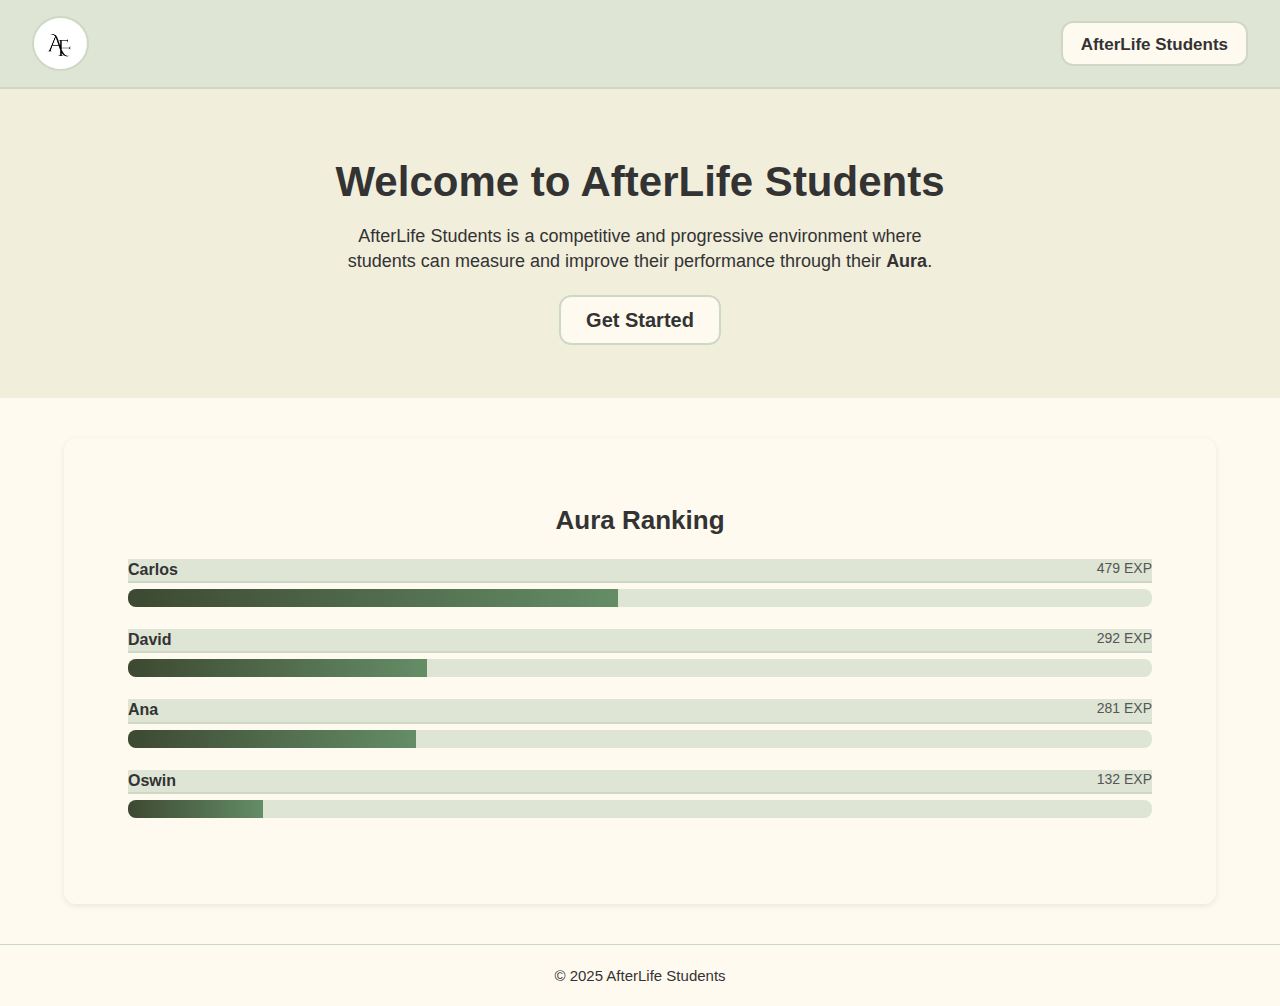
<file: index.html>
<!DOCTYPE html>
<html lang="es">
<head>
  <meta charset="UTF-8">
  <meta name="viewport" content="width=device-width, initial-scale=1.0">
  <title>AfterLife Students</title>
  <link rel="stylesheet" href="style.css">
</head>
<body>

  <!-- Encabezado -->
  <header>
    <nav class="barra-navegacion">
      <img src="assets/Logo-Afterlife.png" alt="Logo AfterLife Students" class="logo">
      <p class="btn primario">AfterLife Students</p>
    </nav>
  </header>

  <!-- Contenido principal -->
  <main>
    <section class="presentacion">
      <h1>Welcome to AfterLife Students</h1>
      <p>
        AfterLife Students is a competitive and progressive environment where students can measure 
        and improve their performance through their <strong>Aura</strong>.
      </p>
      <a href="./student or admin login/student-or-admin.html" class="btn primario grande">Get Started</a>
    </section>






    
    <!-- Ranking Aura -->
    <section class="ranking">
      <h2>Aura Ranking</h2>

      <article class="jugador" data-aura="479">
        <header>
          <span class="nombre">Carlos</span>
          <span class="puntos">479 EXP</span>
        </header>
        <div class="barra-aura">
          <div class="relleno-aura"></div>
        </div>
      </article>

      <article class="jugador" data-aura="292">
        <header>
          <span class="nombre">David</span>
          <span class="puntos">292 EXP</span>
        </header>
        <div class="barra-aura">
          <div class="relleno-aura"></div>
        </div>
      </article>

      <article class="jugador" data-aura="281">
        <header>
          <span class="nombre">Ana</span>
          <span class="puntos">281 EXP</span>
        </header>
        <div class="barra-aura">
          <div class="relleno-aura"></div>
        </div>
      </article>

      <article class="jugador" data-aura="132">
        <header>
          <span class="nombre">Oswin</span>
          <span class="puntos">132 EXP</span>
        </header>
        <div class="barra-aura">
          <div class="relleno-aura"></div>
        </div>
      </article>
    </section>
  </main>

  <!-- Pie de página -->
  <footer>
    <p>&copy; 2025 AfterLife Students</p>
  </footer>

  <!-- Script ranking -->
  <script>
    document.addEventListener("DOMContentLoaded", () => {
      const jugadores = document.querySelectorAll(".jugador");
      jugadores.forEach(jugador => {
        const aura = parseInt(jugador.getAttribute("data-aura")); 
        const relleno = jugador.querySelector(".relleno-aura");
        let porcentaje = (aura / 1000) * 100;
        relleno.style.width = porcentaje + "%";
      });
    });
  </script>

</body>
</html>
</file>
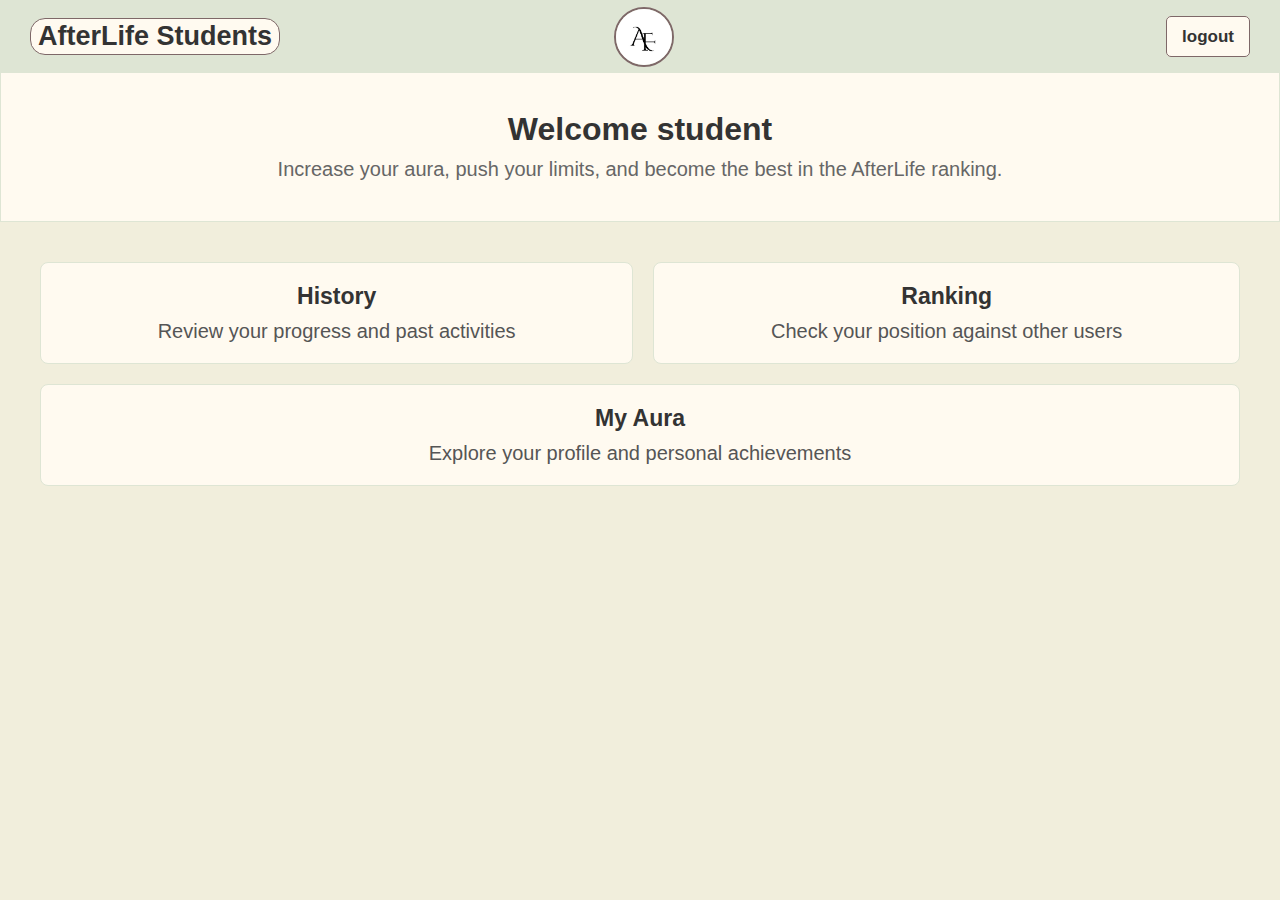
<file: Home-page-student/home-page.html>
<!DOCTYPE html>
<html lang="es">
<head>
    <meta charset="UTF-8">
    <meta name="viewport" content="width=device-width, initial-scale=1.0">

    <title>AfterLife - Home</title>
    <link rel="stylesheet" href="home-page.css">
</head>
<body>


  <header class="header">
    <h1 class="titulo">AfterLife Students</h1>
    <img class="logo" src="../assets/Logo-Afterlife.png" alt="Logo de afterlife">
    <nav>
        <a class="cerrarsesion" href="../index.html"><strong>logout</strong></a>
    </nav>
</header>



    <!--Bienvenida-->
    <section class="bienvenida">
        <div class="contenedor-bienvenida">
            <h2>Welcome student</h2>
            <p>Increase your aura, push your limits, and become the best in the AfterLife ranking.</p>
        </div>
    </section>


    <!--Menú principal-->
    <main class="menu">
        <a class="card small" href="historial.html">
            <h3>History</h3>
            <p>Review your progress and past activities</p>
        </a>

        <a class="card small" href="ranking/ranking.html">
            <h3>Ranking</h3>
            <p>Check your position against other users</p>
        </a>

        <a class="card wide" href="mi-aura.html">
            <h3>My Aura</h3>
            <p>Explore your profile and personal achievements</p>
        </a>
    </main>

    
</body>
</html>
</file>
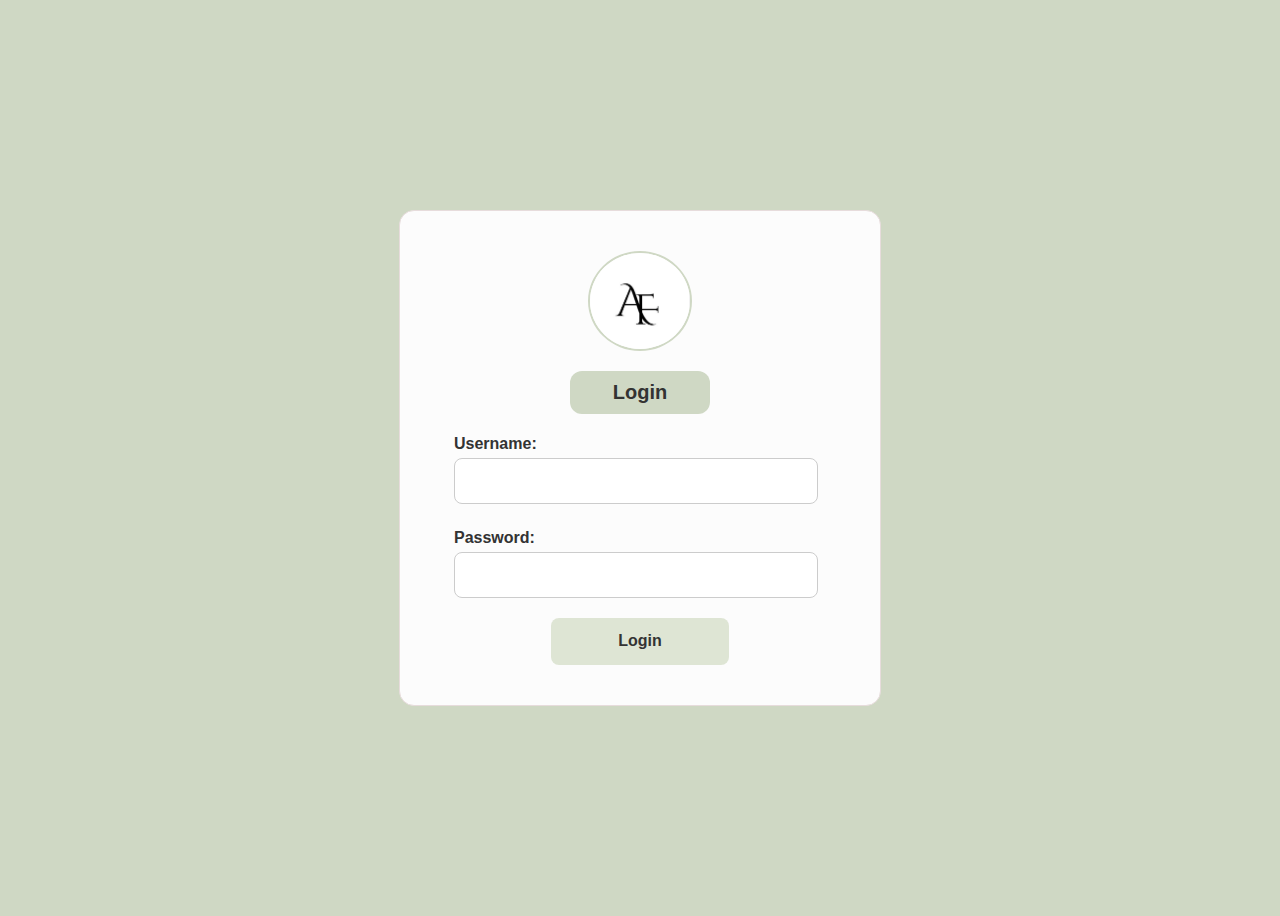
<file: Login/Login-section.html>
<!DOCTYPE html>
<html lang="es">

<head>
    <meta charset="UTF-8">
    <meta name="viewport" content="width=device-width, initial-scale=1.0">
    <title>AfterLife Students - Login</title>
    <link rel="stylesheet" href="Login-section.css">
</head>

<body>

    <main class="contenedor-principal">
        <section class="contenedor-formulario">

            <img src="../assets/Logo-Afterlife.png" alt="Logo AfterLife" class="logo">

            <header>
                <h1 class="titulo-formulario">Login</h1>
            </header>

            <form id="loginForm">
                <fieldset class="grupo-campo">
                    <label for="username">Username:</label>
                    <input class="campo-texto" type="text" id="username" name="username" required>
                </fieldset>

                <fieldset class="grupo-campo">
                    <label for="password">Password:</label>
                    <input class="campo-texto" type="password" id="password" name="password" required>
                </fieldset>

                <footer>
                    <a href="../Home-page-student/home-page.html" id="loginBtn" class="boton-enviar">Login</a>
                </footer>
            </form>
        </section>
    </main>

    <script>
        const loginForm = document.getElementById("loginForm");
        const loginBtn = document.getElementById("loginBtn");

        loginBtn.addEventListener("click", function (event) {
            event.preventDefault(); // Evita que el enlace se ejecute
            if (loginForm.checkValidity()) {
                window.location.href = "../Home-page-student/home-page.html"; // Redirige si todo está bien
            } else {
                loginForm.reportValidity(); // Muestra mensajes de error del navegador
            }
        });
    </script>
</body>
</html>
</file>
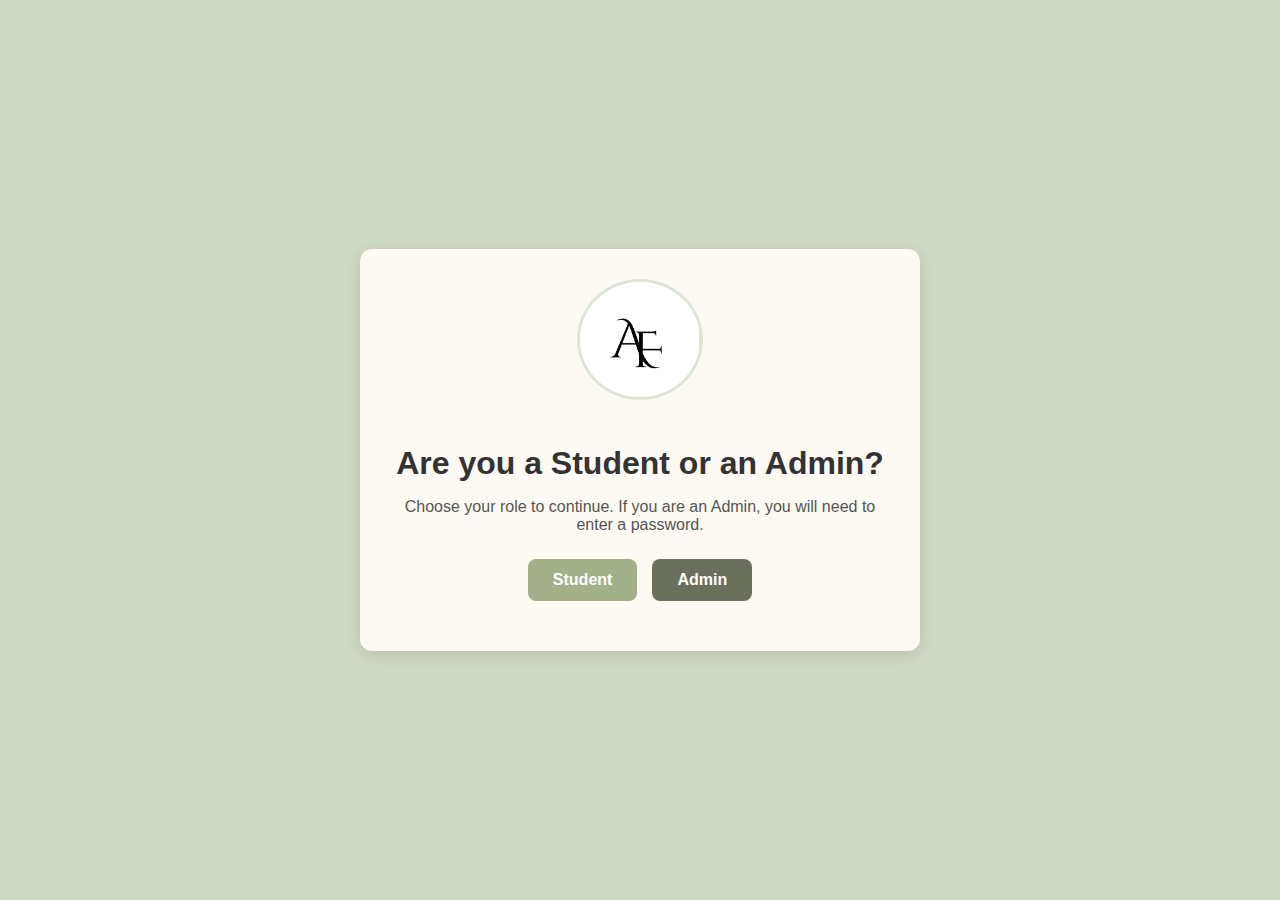
<file: sAdmin register/student-or-admin.html>
<!DOCTYPE html>
<html lang="es">
<head>
    <meta charset="UTF-8">
    <meta name="viewport" content="width=device-width, initial-scale=1.0">
    <title>AfterLife Students</title>
    <link rel="stylesheet" href="student-or-admin.css">
</head>
<body>

    <div class="container">

        <img src="../assets/Logo-Afterlife.png" alt="AfterLife Logo" class="logo">

        <h1 class="title">Are you a Student or an Admin?</h1>
        <p class="subtitle">Choose your role to continue. If you are an Admin, you will need to enter a password.</p>

        <div class="buttons">
            <a href="../register/register.html" class="btn student-btn">Student</a>
            <button class="btn admin-btn" id="showPasswordBtn">Admin</button>
        </div>

        <div id="passwordSection" class="password-section hidden">
            <label for="adminPassword">Enter Admin Password:</label>
            <input type="password" id="adminPassword" placeholder="Password">
            <button id="checkPasswordBtn" class="btn submit-btn">Submit</button>
            <p id="errorMsg" class="error-msg hidden">Incorrect password. Try again.</p>
        </div>
    </div>

    <script>
        const showPasswordBtn = document.getElementById("showPasswordBtn");
        const passwordSection = document.getElementById("passwordSection");
        const checkPasswordBtn = document.getElementById("checkPasswordBtn");
        const adminPasswordInput = document.getElementById("adminPassword");
        const errorMsg = document.getElementById("errorMsg");

        function checkPassword() {
            const enteredPassword = adminPasswordInput.value.trim();
            if (enteredPassword.toLowerCase() === "afterlife") {
                window.location.href = "../Admin/admin-dashboard.html";
            } else {
                errorMsg.classList.remove("hidden");
                adminPasswordInput.value = "";
                adminPasswordInput.focus();
            }
        }

        showPasswordBtn.addEventListener("click", () => {
            passwordSection.classList.remove("hidden");
            adminPasswordInput.focus();
        });

        checkPasswordBtn.addEventListener("click", checkPassword);

        adminPasswordInput.addEventListener("keypress", (e) => {
            if (e.key === "Enter") {
                checkPassword();
            }
        });
    </script>

</body>
</html>
</file>
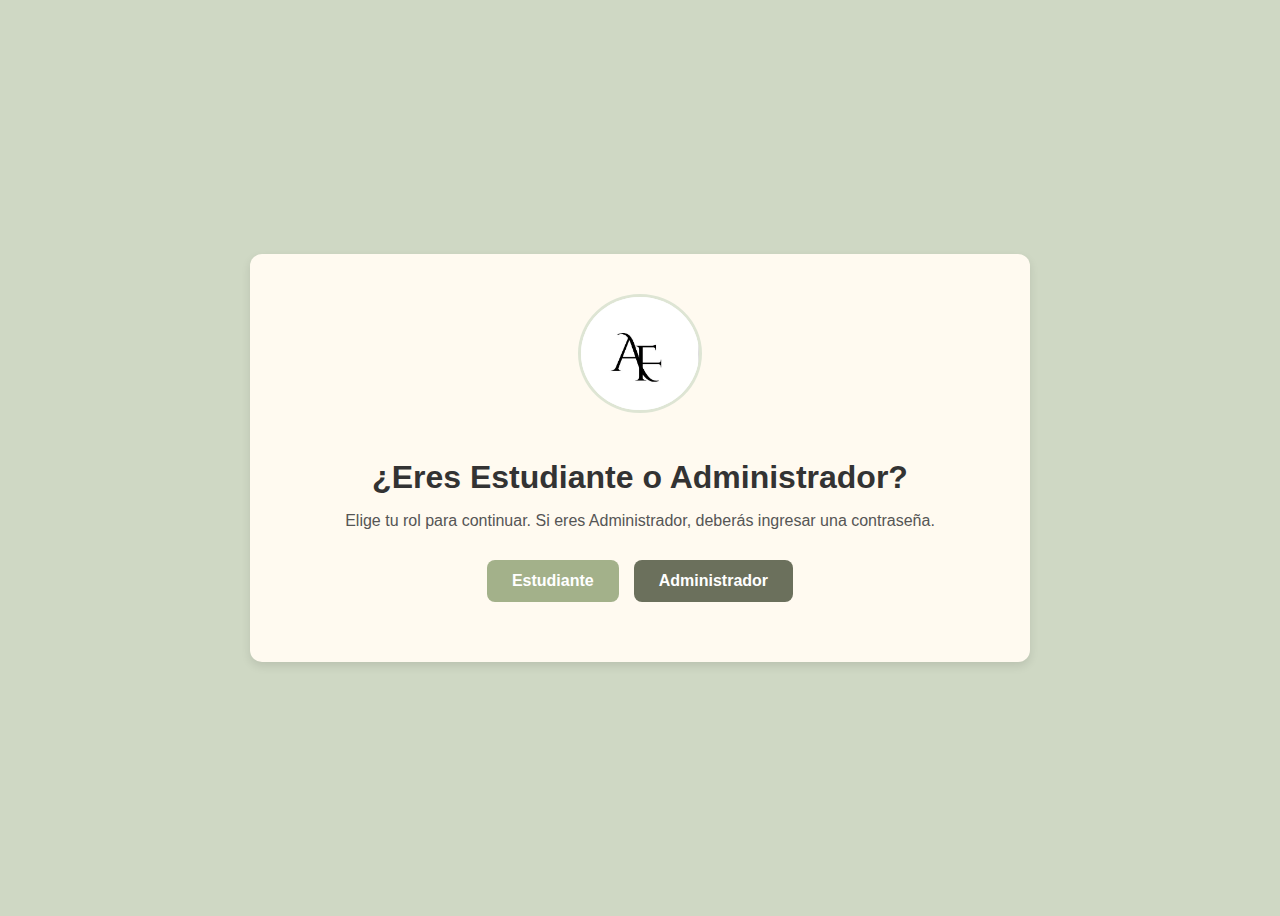
<file: student or admin login/student-or-admin.html>
<!DOCTYPE html>
<html lang="en">
<head>
    <meta charset="UTF-8">
    <meta name="viewport" content="width=device-width, initial-scale=1.0">
    <title>AfterLife Students</title>
    <link rel="stylesheet" href="student-or-admin.css">
</head>
<body>

    
    <main class="contenedor">
        <header>
            <img src="../assets/Logo-Afterlife.png" alt="Logo AfterLife" class="logo">
            <h1 class="titulo">¿Eres Estudiante o Administrador?</h1>
            <p class="subtitulo">Elige tu rol para continuar. Si eres Administrador, deberás ingresar una contraseña.</p>
        </header>


        <section class="grupo-botones">
            <a href="../Login/Login-section.html" class="btn btn-estudiante">Estudiante</a>
            <button class="btn btn-admin" id="mostrarPasswordBtn">Administrador</button>
        </section>


        <section id="seccionPassword" class="seccion-password oculto">
            <label for="passwordAdmin">Ingresa Contraseña de Administrador:</label>
            <input type="password" id="passwordAdmin" placeholder="Contraseña">
            <button id="verificarPasswordBtn" class="btn btn-enviar">Enviar</button>
            <p id="mensajeError" class="mensaje-error oculto">Contraseña incorrecta. Inténtalo de nuevo.</p>
        </section>
    </main>


    <!--JS para mostrar y ocultar la sección de contraseña-->
    <script>
        const mostrarPasswordBtn = document.getElementById("mostrarPasswordBtn");
        const seccionPassword = document.getElementById("seccionPassword");
        const verificarPasswordBtn = document.getElementById("verificarPasswordBtn");
        const passwordAdminInput = document.getElementById("passwordAdmin");
        const mensajeError = document.getElementById("mensajeError");

        function verificarPassword() {
            const contrasenaIngresada = passwordAdminInput.value.trim();
            if (contrasenaIngresada.toLowerCase() === "afterlife") {
                window.location.href = "../Admin/admin-dashboard.html";
            } else {
                mensajeError.classList.remove("oculto");
                passwordAdminInput.value = "";
                passwordAdminInput.focus();
            }
        }

        mostrarPasswordBtn.addEventListener("click", () => {
            seccionPassword.classList.remove("oculto");
            passwordAdminInput.focus();
        });

        verificarPasswordBtn.addEventListener("click", verificarPassword);

        passwordAdminInput.addEventListener("keypress", (e) => {
            if (e.key === "Enter") {
                verificarPassword();
            }
        });
    </script>

</body>
</html>
</file>
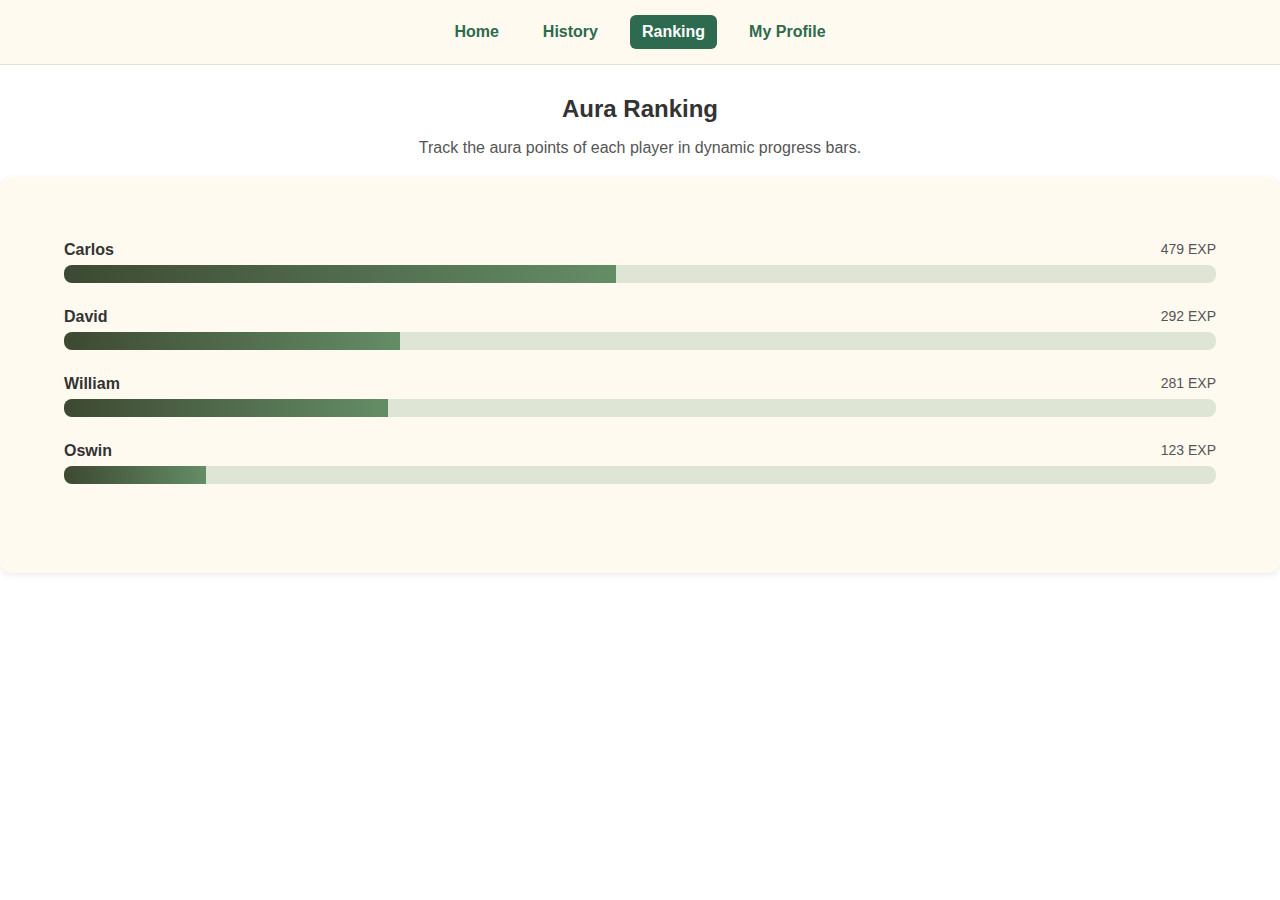
<file: Home-page-student/ranking/ranking.html>
<!DOCTYPE html>
<html lang="en">
<head>
  <meta charset="UTF-8">
  <meta name="viewport" content="width=device-width, initial-scale=1.0">
  <title>Aura Ranking</title>
  <link rel="stylesheet" href="ranking.css">
</head>
<body>

  <!-- Header -->
  <header class="header">
    <nav class="navigation">
      <a href="../home-page.html">Home</a>
      <a href="../historial.html">History</a>
      <a href="../ranking/ranking.html" class="active">Ranking</a>
      <a href="../perfil.html">My Profile</a>
    </nav>
  </header>

  <!-- Presentation -->
  <main>
    <section class="presentation">
      <h2>Aura Ranking</h2>
      <p>Track the aura points of each player in dynamic progress bars.</p>
    </section>

    <!-- Ranking -->
    <section class="ranking">

      <article class="player" data-aura="479">
        <span class="name">Carlos</span>
        <span class="points">479 EXP</span>
        <div class="aura-bar">
          <div class="aura-fill"></div>
        </div>
      </article>

      <article class="player" data-aura="292">
        <span class="name">David</span>
        <span class="points">292 EXP</span>
        <div class="aura-bar">
          <div class="aura-fill"></div>
        </div>
      </article>

      <article class="player" data-aura="281">
        <span class="name">William</span>
        <span class="points">281 EXP</span>
        <div class="aura-bar">
          <div class="aura-fill"></div>
        </div>
      </article>

      <article class="player" data-aura="123">
        <span class="name">Oswin</span>
        <span class="points">123 EXP</span>
        <div class="aura-bar">
          <div class="aura-fill"></div>
        </div>
      </article>

    </section>
  </main>

  <!-- Script -->
  <script>
    const players = document.querySelectorAll(".player");
    players.forEach(player => {
      const aura = parseInt(player.dataset.aura);
      const percent = Math.min((aura / 1000) * 100, 100);
      player.querySelector(".aura-fill").style.width = percent + "%";
    });
  </script>

</body>
</html>
</file>
<file: Home-page-student/home-page.css>
/*nada auto*/
* {
    margin: 0;
    padding: 0;
    box-sizing: border-box;
}


body {
    font-family: 'Segoe UI', Tahoma, Geneva, Verdana, sans-serif;
    background-color: #F1EEDC;
    color: #333;
    padding-top: 70px; 
}


.header {
    background-color:#DEE5D4 ;
    padding: 18px 30px;
    display: flex;
    justify-content: space-between; 
    align-items: center;
    position: fixed;
    top: 0;
    width: 100%;
}


.header h1 {
    font-size: 27px;
    background-color: #FFFAF0;
    border-radius: 15px;
    padding: 2px 7px;
    border: solid 1px #7e6868;
}


.cerrarsesion {
    background-color: #FFFAF0;
    color: #333;
    padding: 10px 15px;
    border-radius: 5px;
    text-decoration: none;
    border: 1px solid #7e6868;
    font-size: 17px;
}
.cerrarsesion:hover {
    background-color: #E9E2D0;
}



.bienvenida {
    background-color: #FFFAF0;
    padding: 40px 20px;
    text-align: center;
    border-bottom: 1px solid #DEE5D4;
    border: solid 1px #DEE5D4;
    border-top: 1px solid #DEE5D4;
}
.bienvenida h2 {
    font-size: 32px;
    margin-bottom: 10px;
}
.bienvenida p {
    font-size: 20px;
    color: #666;
}




.menu {
    display: grid;/*column y filas combinado*/
    gap: 20px;/*espacio entre columnas*/
    margin: 40px;
}

/*card osea historial rankin ....*/
.card {
    background-color: #FFFAF0;
    border: 1px solid #DEE5D4;
    border-radius: 8px;
    padding: 20px;
    text-align: center;
    text-decoration: none;
    color: black;
}
.card:hover {
    transform: translateY(-5px);
}
.card h3 {
    margin-bottom: 10px;
    font-size: 23px;
    color: #333;
}
.card p {
    font-size: 20px;
    color: #555;
}

.wide {
    grid-column: span 2; /* ocupa toda la fila o poner history y ranking*/
}

.header {
    background-color: #DEE5D4;
    padding: 18px 30px;
    display: flex;
    justify-content: space-between; 
    align-items: center;
    position: fixed;
    top: 0;
    width: 100%;
}

.logo {
    width: 60px;
    height: 60px;
    object-fit: cover;
    border-radius: 50%;
    border: 2px solid #DEE5D4;
    position: absolute;
border: solid 2px #7e6868;
    left:48%;
}



/*responsive tablet*/
@media (max-width: 768px) {

    .header {
        padding: 18px 20px;
    }

    .cerrarsesion {
        padding: 6px 12px;
        font-size: 17px;
        border-radius: 10px;
    }

    .menu {
        grid-template-columns: 1fr;
    }

    .wide {
        grid-column: span 1;
    }

    .logo {
      display: none;
    }

    .header h1 {
        font-size: 25px;
        background-color: #FFFAF0;
        border-radius: 15px;
        padding: 2px 7px;
    }
} /* ← Cierre agregado aquí */

/*celular responsive*/
@media (max-width: 480px) {
    .cerrarsesion {
        padding: 5px 10px;
        font-size: 17px;
    }

    .bienvenida {
        padding: 20px 10px;
    }
    .logo{
      display: none;
    }

    .header h1 {
        font-size: 24px;
        background-color: #FFFAF0;
        border-radius: 15px;
        padding: 2px 7px;
        border: solid 2px #7e6868;
    }
}
</file>
<file: Login/Login-section.css>
body {
    font-family: 'Segoe UI', Tahoma, Geneva, Verdana, sans-serif;
    background:#cfd8c4;
    display: flex;
    justify-content: center;
    align-items: center;
    min-height: 100vh;
}


.contenedor-principal {
    display: flex;
    justify-content: center;
    align-items: center;
    width: 100%;
}


.contenedor-formulario {
    background-color: #FCFCFC;
    padding: 40px;
    border-radius: 15px;
    width: 100%;
    max-width: 400px;
    border: 1px solid #e7dcdc;
}


.titulo-formulario {
    text-align: center;
    font-size: 20px;
    color: #333;
    background-color: #cfd8c4;
    align-items: center;
    padding: 10px;
    border-radius: 12px;
    width: 120px;
    margin: auto;
    margin-bottom: 15px;
}


.grupo-campo {
    margin-bottom: 10px;
    border: none; 
    width: 84%;
}


.grupo-campo label {
    display: block;
    margin-bottom: 5px;
    font-weight: bold;
    color: #333;
}


.campo-texto {
    width: 100%;
    padding: 0.8rem;
    border: 1px solid #ccc;
    border-radius: 8px;
    font-size: 1rem;
}


.boton-enviar {
  display: block; /* Permite usar margin auto */
  width: 150px; /* Ancho del botón */
  padding: 0.9rem;
  background-color: #DEE5D4;
  border: none;
  border-radius: 8px;
  font-size: 1rem;
  font-weight: bold;
  color: #333;
  cursor: pointer;
  transition: background-color 0.2s ease, transform 0.2s ease;
  margin: 8px auto 0; /* Centrado horizontal */
  text-align: center;
  text-decoration: none; /* Quitar subrayado */
}


.boton-enviar:hover {
    background-color: #cfd8c4;
    transform: translateY(-2px);
}


.logo {
    width: 100px;
    height: auto;
    display: block;
    margin: 0 auto 20px;
    border-radius: 100%;
    border: 2px solid #cfd8c4;
}
</file>
<file: sAdmin register/student-or-admin.css>
/* General */
body {
    font-family: 'Segoe UI', Tahoma, Geneva, Verdana, sans-serif;
    background: #cfd8c4;
    margin: 0;
    padding: 0;
    display: flex;
    justify-content: center;
    align-items: center;
    min-height: 100vh;
}

/* Caja centrada */
.container {
    background-color: #fdfaf3;
    border-radius: 12px;
    box-shadow: 0 4px 15px rgba(0, 0, 0, 0.1);
    width: 90%;
    max-width: 500px;
    padding: 30px;
    text-align: center;
}

.logo {
    width: 25%;
    max-width: 120px;
    height: auto;
    margin-bottom: 20px;
    border-radius: 50%;
    border: 3px solid #DEE5D4;
    background-color: white;
}

.title {
    font-size: 32px;
    color: #333;
    margin-bottom: 10px;
}

.subtitle {
    font-size: 16px;
    color: #555;
    margin-bottom: 25px;
}

/* Botones */
.buttons {
    display: flex;
    gap: 15px;
    flex-wrap: wrap;
    justify-content: center;
    margin-bottom: 20px;
}

.btn {
    background-color: #DEE5D4;
    border: none;
    padding: 12px 25px;
    font-size: 16px;
    font-weight: bold;
    border-radius: 8px;
    cursor: pointer;
    transition: background 0.3s ease, transform 0.2s ease;
    text-decoration: none;
    color: #333;
}

.btn:hover {
    background-color: #cfd8c4;
    transform: translateY(-2px);
}

.student-btn {
    background-color: #a3b18a;
    color: white;
}

.student-btn:hover {
    background-color: #8b9e72;
}

.admin-btn {
    background-color: #6b705c;
    color: white;
}

.admin-btn:hover {
    background-color: #555b49;
}

/* Sección contraseña */
.password-section {
    display: flex;
    flex-direction: column;
    align-items: center;
    gap: 10px;
    max-width: 300px;
    width: 100%;
    margin: auto;
}

.password-section label {
    font-weight: bold;
    color: #333;
    font-size: 14px;
}

.password-section input {
    padding: 10px;
    width: 100%;
    border: 1px solid #ccc;
    border-radius: 6px;
    font-size: 14px;
}

.submit-btn {
    background-color: #a3b18a;
    color: white;
}

.submit-btn:hover {
    background-color: #8b9e72;
}

/* Mensaje de error */
.error-msg {
    color: red;
    font-size: 14px;
}

.hidden {
    display: none;
}

/* Responsive para tablets */
@media (max-width: 768px) {
    .container {
        padding: 20px;
        width: 95%;
        max-width: 450px;
    }
    .logo {
        width: 30%;
        max-width: 100px;
        margin-bottom: 15px;
    }
    .title {
        font-size: 24px;
    }
    .subtitle {
        font-size: 14px;
        margin-bottom: 20px;
    }
    .btn {
        font-size: 14px;
        padding: 10px 20px;
    }
    .password-section input {
        font-size: 13px;
        padding: 8px;
    }
}


/* Responsive para celulares */
@media (max-width: 480px) {
    .container {
        width: 80%;
        padding: 20px;
        display: flex;
        flex-direction: column;
        justify-content: center;
        align-items: center; /* 🔹 Centra todo horizontalmente */
        text-align: center;
    }

    .logo {
        width: 40%;
        max-width: 85px;
        margin-bottom: 20px; /* 🔹 Espacio uniforme debajo */
        display: block;
        margin-left: auto; /* 🔹 Centrado horizontal */
        margin-right: auto;
    }

    .title {
        font-size: 20px;
        margin-bottom: 8px;
    }

    .subtitle {
        font-size: 14px;
        margin-bottom: 18px;
        line-height: 1.4;
    }

    .buttons {
        flex-direction: column;
        gap: 12px;
        width: 100%;
    }

    .btn {
        font-size: 14px;
        padding: 10px;
        width: 100%;
        max-width: 240px;
        margin: auto;
    }

    .password-section {
        max-width: 240px;
        width: 100%;
    }

    .password-section label {
        font-size: 13px;
    }

    .password-section input {
        font-size: 13px;
        padding: 8px;
    }

    .submit-btn {
        padding: 10px;
        font-size: 14px;
        width: 100%;
    }

    .error-msg {
        font-size: 12px;
    }
}
</file>
<file: student or admin login/student-or-admin.css>
body {
    font-family: 'Segoe UI', Tahoma, Geneva, Verdana, sans-serif;
    background: #cfd8c4;
    display: flex;
    justify-content: center;
    align-items: center;
    min-height: 100vh;
}

.contenedor {
    display: flex;
    flex-direction: column;
    align-items: center;
    justify-content: center;
    text-align: center;
    background-color: #FFFAF0; /* Color crema */
    padding: 40px;
    border-radius: 12px;
    box-shadow: 0 4px 10px rgba(0,0,0,0.1);
    width: 80%;  /* Ajuste para que no ocupe toda la pantalla */
    max-width: 700px;
}

.logo {
    width: 20%;
    height: auto;
    margin-bottom: 20px;
    border-radius: 50%;
    border: 3px solid #DEE5D4;
    background-color: white;
}

.titulo {
    font-size: 32px;
    color: #333;
    margin-bottom: 10px;
}

.subtitulo {
    font-size: 16px;
    color: #555;
    margin-bottom: 30px;
}

.grupo-botones {
    display: flex;
    gap: 15px;
    flex-wrap: wrap;
    justify-content: center;
    margin-bottom: 20px;
}

.btn {
    background-color: #DEE5D4;
    border: none;
    padding: 12px 25px;
    font-size: 16px;
    font-weight: bold;
    border-radius: 8px;
    cursor: pointer;
    transition: background 0.3s ease, transform 0.2s ease;
    text-decoration: none;
    color: #333;
}

.btn:hover {
    background-color: #cfd8c4;
    transform: translateY(-2px);
}

.btn-estudiante {
    background-color: #a3b18a;
    color: white;
}

.btn-estudiante:hover {
    background-color: #8b9e72;
}

.btn-admin {
    background-color: #6b705c;
    color: white;
}

.btn-admin:hover {
    background-color: #555b49;
}

.seccion-password {
    display: flex;
    flex-direction: column;
    align-items: center;
    gap: 10px;
    width: 100%;
    max-width: 300px;
}

.seccion-password label {
    font-weight: bold;
    color: #333;
}

/*adminitracion*/
.seccion-password input {
    padding: 10px;
    width: 100%;
    border: 1px solid #ccc;
    border-radius: 6px;
    font-size: 14px;
}

.btn-enviar {
    background-color: #a3b18a;
    color: white;
}

.btn-enviar:hover {
    background-color: #8b9e72;
}

.mensaje-error {
    color: red;
    font-size: 14px;
}

.oculto {
    display: none;
}

@media (max-width: 768px) {
    .contenedor {
        width: 90%;
        padding: 20px;
    }
    .titulo {
        font-size: 24px;
    }
    .subtitulo {
        font-size: 14px;
    }
}
</file>
<file: Home-page-student/ranking/ranking.css>
body {
  font-family: 'Segoe UI', sans-serif;
  background: #ffffff;
  margin: 0;
  padding: 0;
  color: #333;
}

/* Header */
.header {
  background: #FFFAF0;
  border-bottom: 1px solid #DEE5D4;
  position: sticky;
  top: 0;
  z-index: 1000;
}

.navigation {
  display: flex;
  justify-content: center;
  gap: 20px;
  padding: 15px;
  overflow-x: auto; /* permite scroll en móvil */
}

.navigation a {
  text-decoration: none;
  color: #2d6a4f;
  font-weight: 600;
  padding: 8px 12px;
  border-radius: 6px;
  white-space: nowrap; /* evita que se corte */
  transition: background 0.3s, color 0.3s;
}

.navigation a:hover {
  background: rgba(45, 106, 79, 0.1);
  color: #1b4332;
}

.navigation a.active {
  background: #2d6a4f;
  color: #ffffff;
}

/* Presentation */
.presentation {
  max-width: 90%;
  margin: 30px auto 10px auto;
  text-align: center;
}

.presentation h2 {
  font-size: 24px;
  margin-bottom: 10px;
}

.presentation p {
  font-size: 16px;
  color: #555;
}

/* Ranking */
.ranking {
  max-width: 90%;
  margin: 20px auto;
  background: #FFFAF0;
  padding: 5%;
  border-radius: 12px;
  box-shadow: 0 2px 6px rgba(0,0,0,0.08);
}

.player {
  margin-bottom: 25px;
}

.name {
  font-weight: 600;
  font-size: 16px;
  display: inline-block;
}

.points {
  font-size: 14px;
  color: #555;
  float: right;
}

/* Aura bar */
.aura-bar {
  background: #DEE5D4;
  border-radius: 8px;
  overflow: hidden;
  height: 18px;
  width: 100%;
  margin-top: 6px;
}

.aura-fill {
  height: 100%;
  background: linear-gradient(90deg, #3d4932, #648d66);
  width: 0;
  transition: width 0.6s ease-in-out;
}

/* Responsive */
@media (max-width: 600px) {
 
  .presentation h2 {
    font-size: 20px;
  }

  .presentation p {
    font-size: 14px;
  }

  .aura-bar {
    height: 14px;
  }

  .name {
    font-size: 14px;
  }

  .points {
    font-size: 12px;
  }
}
</file>
<file: style.css>
/* Reset */
* {
  margin: 0;
  padding: 0;
  box-sizing: border-box;
}

body {
  font-family: Arial, sans-serif;
  background-color: #FFFAF0;
  color: #333;
  line-height: 1.4;
}

/* Encabezado */
header {
  background-color: #DEE5D4;
  border-bottom: 2px solid #cfd8c4;
}

.barra-navegacion {
  display: flex;
  justify-content: space-between;
  align-items: center;
  padding: 16px 32px;
}

.logo {
  height: 55px;
  border-radius: 100%;
  border: 2px solid #cfd8c4;
}

/* Botones */
.btn {
  text-decoration: none;
  border-radius: 12px;
  padding: 10px 18px;
  font-size: 16px;
  font-weight: bold;
  transition: 0.3s;
}

.primario {
  background-color: #FFFAF0;
  color: #333;
  border: solid 2px #cfd8c4;
  font-size: 17px;
  padding-bottom: 7px;
}


.grande {
  font-size: 20px;
  padding: 12px 25px;
}

/* Presentación */
.presentacion {
  padding: 64px 10%;
  background-color: #F1EEDC;
  text-align: center;
}
.presentacion h1 {
  font-size: 42px;
  margin-bottom: 12px;
}
.presentacion p {
  font-size: 18px;
  max-width: 600px;
  margin: 0 auto 32px auto;
}

/* Ranking */
.ranking {
  max-width: 90%;
  margin: 40px auto;
  background: #FFFAF0;
  padding: 5%;
  border-radius: 12px;
  box-shadow: 0 2px 6px rgba(0,0,0,0.08);
}

.ranking h2 {
  margin-bottom: 20px;
  font-size: 26px;
  text-align: center;
}

.jugador {
  margin-bottom: 22px;
}

.jugador header {
  display: flex;
  justify-content: space-between;
  margin-bottom: 6px;
}

.nombre {
  font-weight: bold;
}

.puntos {
  font-size: 14px;
  color: #555;
}

.barra-aura {
  background: #DEE5D4;
  border-radius: 8px;
  overflow: hidden;
  height: 18px;
  width: 100%;
}

.relleno-aura {
  height: 100%;
  background: linear-gradient(90deg, #3d4932, #648d66);
  width: 0;
  transition: width 0.6s ease-in-out;
}

/* Footer */
footer {
  text-align: center;
  padding: 20px;
  border-top: 1px solid #cfd8c4;
  font-size: 15px;
  margin-top: 30px;
}


/* Responsive */
@media (max-width: 768px) {
  .presentacion h1 {
    font-size: 32px;
  }
  .presentacion p {
    font-size: 15px;
  }
}

@media (max-width: 480px) {
  .presentacion h1 {
    font-size: 26px;
  }
  .presentacion p {
    font-size: 14px;
  }
  .barra-navegacion {
    flex-direction: column;
    gap: 12px;
    padding: 16px;
  }
}
</file>
